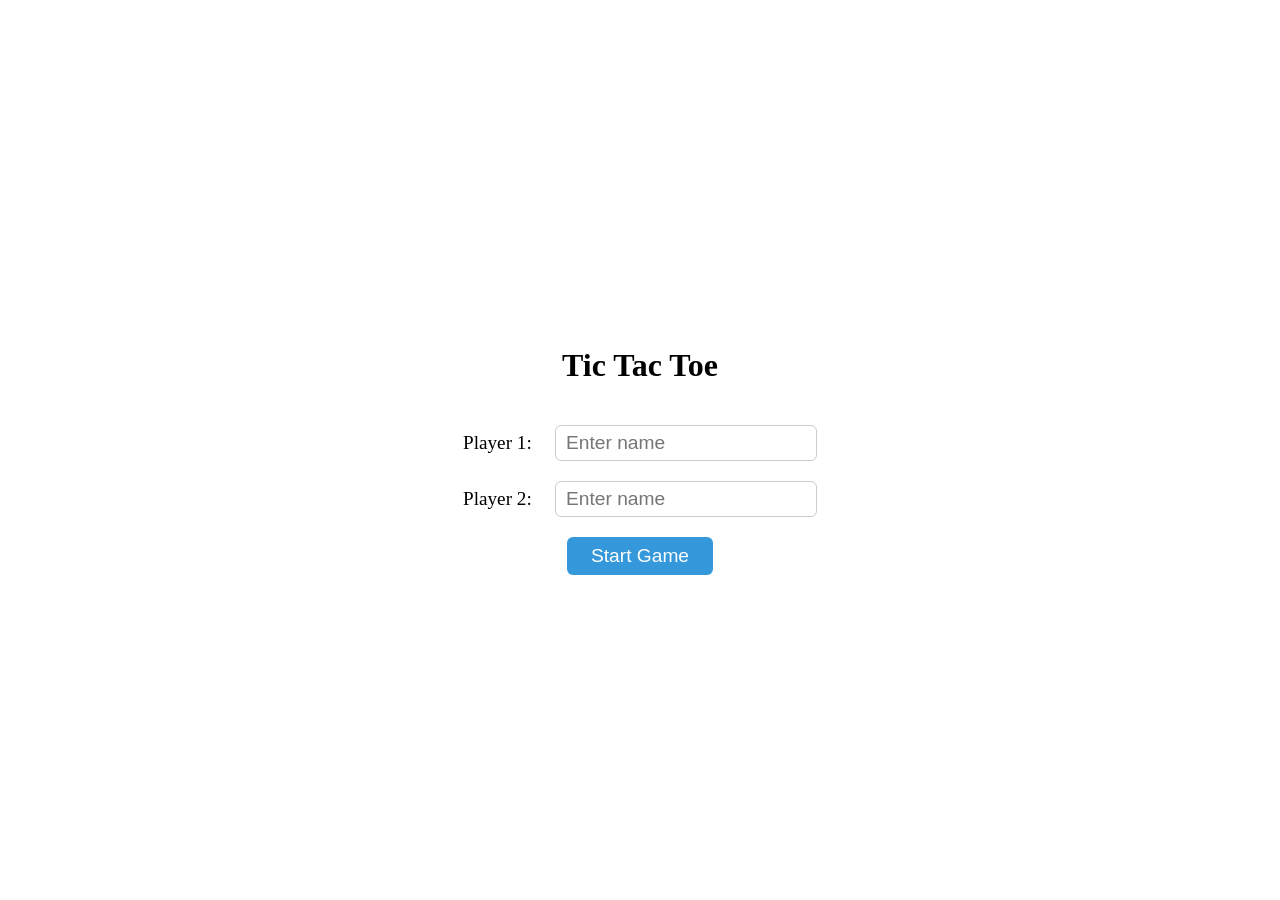
<file: index.html>
<!DOCTYPE html>
<html lang="en">
  <head>
    <meta charset="UTF-8" />
    <title>Tic Tac Toe</title>
    <link rel="stylesheet" href="index.css" />
  </head>
  <body>
    <div class="register">
      <h1>Tic Tac Toe</h1>
      <div class="field">
        <label>Player 1:</label>
        <input type="text" id="name1-input" placeholder="Enter name" />
      </div>
      <div class="field">
        <label>Player 2:</label>
        <input type="text" id="name2-input" placeholder="Enter name" />
      </div>
      <button onclick="goToGame()">Start Game</button>
    </div>
    <script src="script.js"></script>
  </body>
</html>
</file>
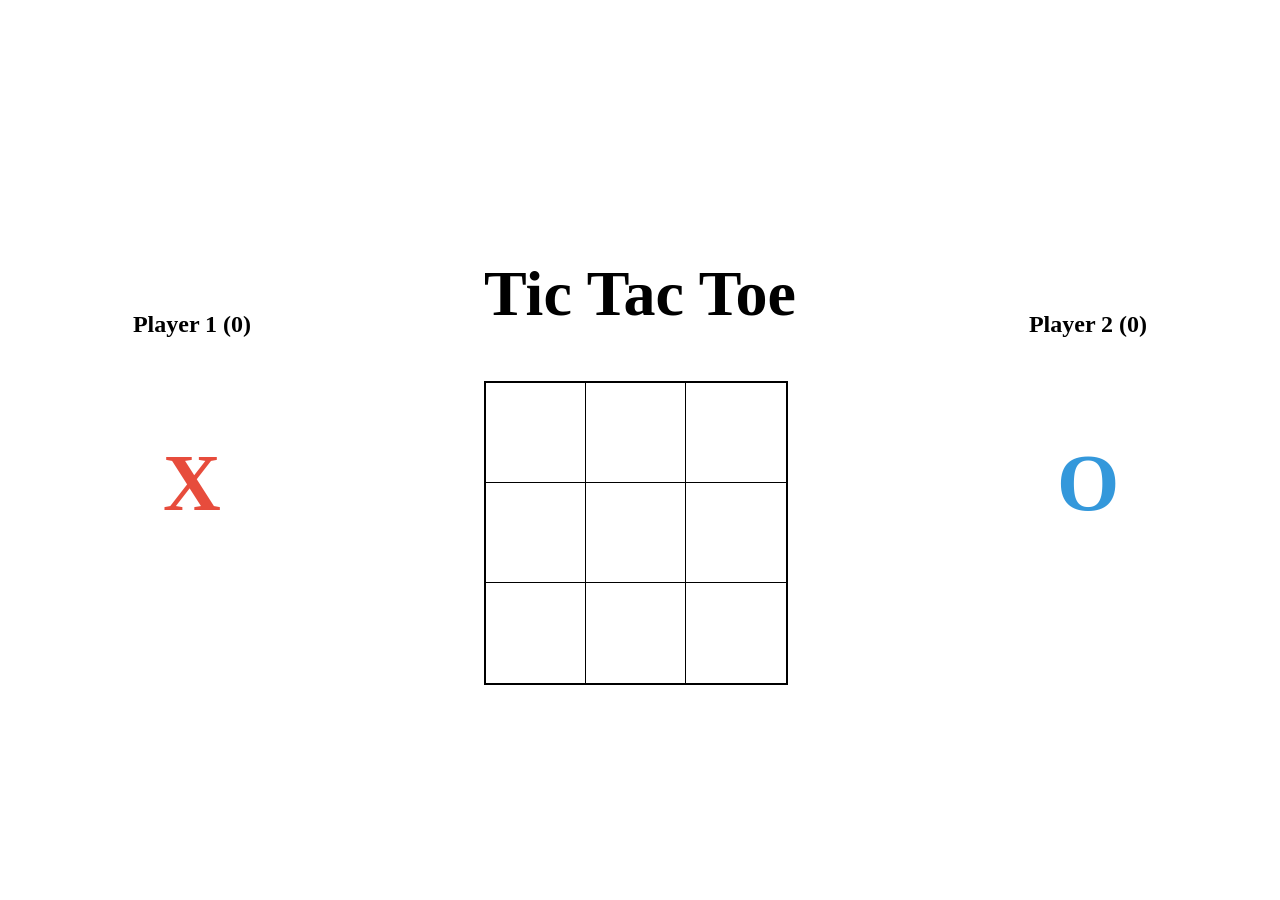
<file: game.html>
<!DOCTYPE html>
<html lang="en">
  <head>
    <meta charset="UTF-8" />
    <title>Grid</title>
    <link rel="stylesheet" href="game.css" />
  </head>
  <body>
    <div class="layout">
        <div class="side-panel">
            <h2 id="player1-heading"></h2>
            <p id="player1-symbol"></p>
        </div>

        <div class="container">
            <h1 class="title">Tic Tac Toe</h1>
            <div class="grid">
                <div class="cell" data-index="0"><button class="btn" onclick="handleClick(0)"></button></div>
                <div class="cell" data-index="1"><button class="btn" onclick="handleClick(1)"></button></div>
                <div class="cell" data-index="2"><button class="btn" onclick="handleClick(2)"></button></div>
                <div class="cell" data-index="3"><button class="btn" onclick="handleClick(3)"></button></div>
                <div class="cell" data-index="4"><button class="btn" onclick="handleClick(4)"></button></div>
                <div class="cell" data-index="5"><button class="btn" onclick="handleClick(5)"></button></div>
                <div class="cell" data-index="6"><button class="btn" onclick="handleClick(6)"></button></div>
                <div class="cell" data-index="7"><button class="btn" onclick="handleClick(7)"></button></div>
                <div class="cell" data-index="8"><button class="btn" onclick="handleClick(8)"></button></div>
            </div>  
        </div>
        
        <div class="side-panel">
            <h2 id="player2-heading"></h2>
            <p id="player2-symbol"></p>
        </div>
    </div>
    <script src="script.js"></script>
  </body>
</html>
</file>
<file: index.css>
body {
    height: 100vh;
    display: flex;
    justify-content: center;
    align-items: center;
    margin: 0;
}

.register {
    display: flex;
    flex-direction: column;
    align-items: center;
    gap: 20px;
}

.field {
    display: flex;
    align-items: center;
    gap: 12px;
}

label {
    font-size: 1.2rem;
    width: 80px;
}

input {
    font-size: 1.2rem;
    padding: 6px 10px;
    border: 1px solid #ccc;
    border-radius: 6px;
}

button {
    font-size: 1.2rem;
    padding: 8px 24px;
    cursor: pointer;
    border: none;
    background-color: #3498db;
    color: white;
    border-radius: 6px;
}

button:hover {
    background-color: #2980b9;
}
</file>
<file: game.css>
body {
  margin: 0;
  display: flex;
  justify-content: center;
  align-items: center;
}

.grid {
  width: 300px;
  height: 300px;
  display: grid;
  grid-template-columns: repeat(3, 1fr);
  grid-template-rows: repeat(3, 1fr);
  border: 2px solid black;
}

.cell {
  border-right: 1px solid black;
  border-bottom: 1px solid black;
}

.cell:nth-child(3n) {
  border-right: none;
}

.cell:nth-child(n+7) {
  border-bottom: none;
}

.btn {
  width: 100%;
  height: 100%;
  background: none;
  border: none;
  cursor: pointer;
  font-size: 2rem;
}

.btn:hover {
  background-color: #f0f0f0;
}

.btn.clicked {
  background-color: #d0e8ff;
}

.cross {
    color: #f8c12a;
    font-weight: bold;
}

.nought {
    color: #66baf2;
    font-weight: bold;
}

#player1-symbol {
    font-size: 5rem;
    font-weight: bold;
    color: #e74c3c;
}

#player2-symbol {
    font-size: 5rem;
    font-weight: bold;
    color: #3498db;
}

.error {
    background-color: #ff4d4d;
    transition: background-color 0.3s;
    pointer-events: none;
}

.success {
    background-color: #2ecc71;
    transition: background-color 0.3s;
    pointer-events: none;
}

.title {
    text-align: center;
    margin-bottom: 50px;
    font-size: 4rem;
}

.layout {
    display: flex;
    justify-content: center;
    align-items: center;
    height: 100vh;
}

.side-panel {
    width: 150px;
    display: flex;
    flex-direction: column;
    align-items: center;
    position: absolute;
}

.side-panel:first-child {
    left: 15%;
    transform: translateX(-50%);
}

.side-panel:last-child {
    left: 85%;
    transform: translateX(-50%);
}
</file>
